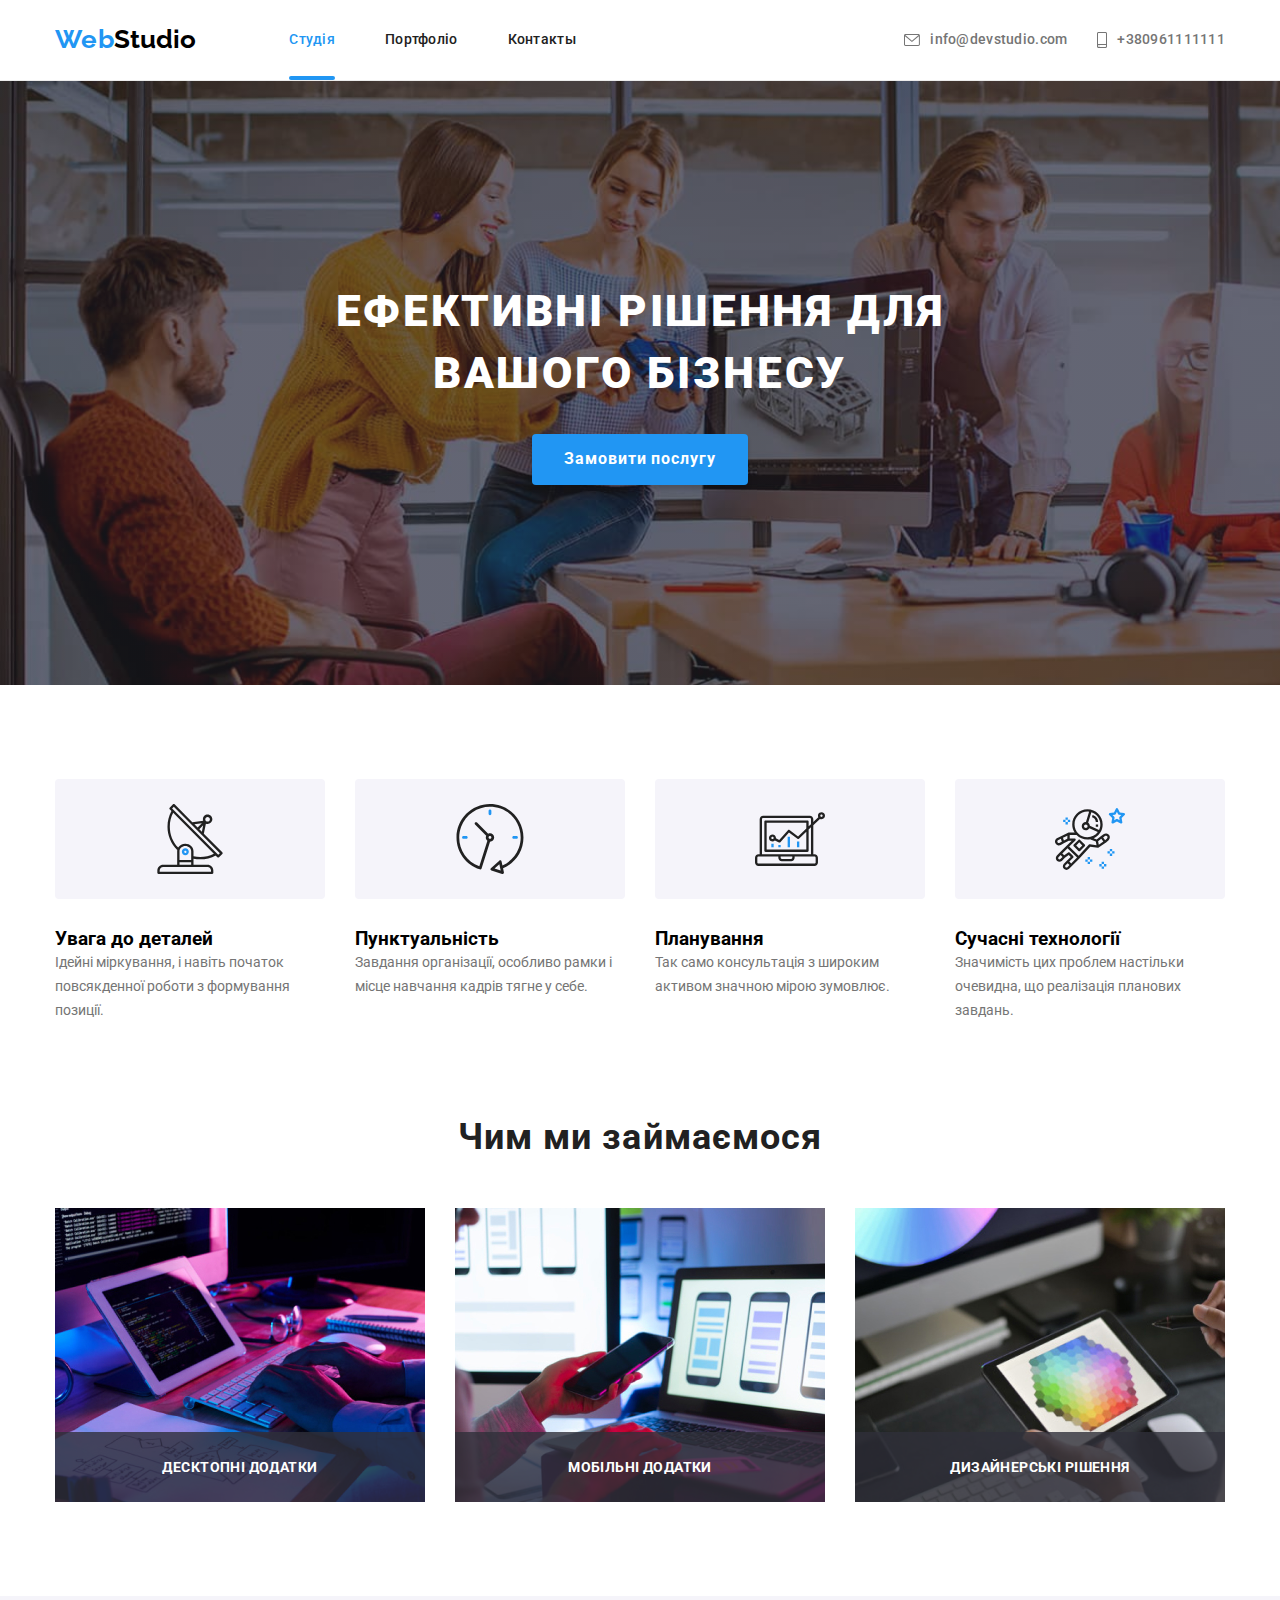
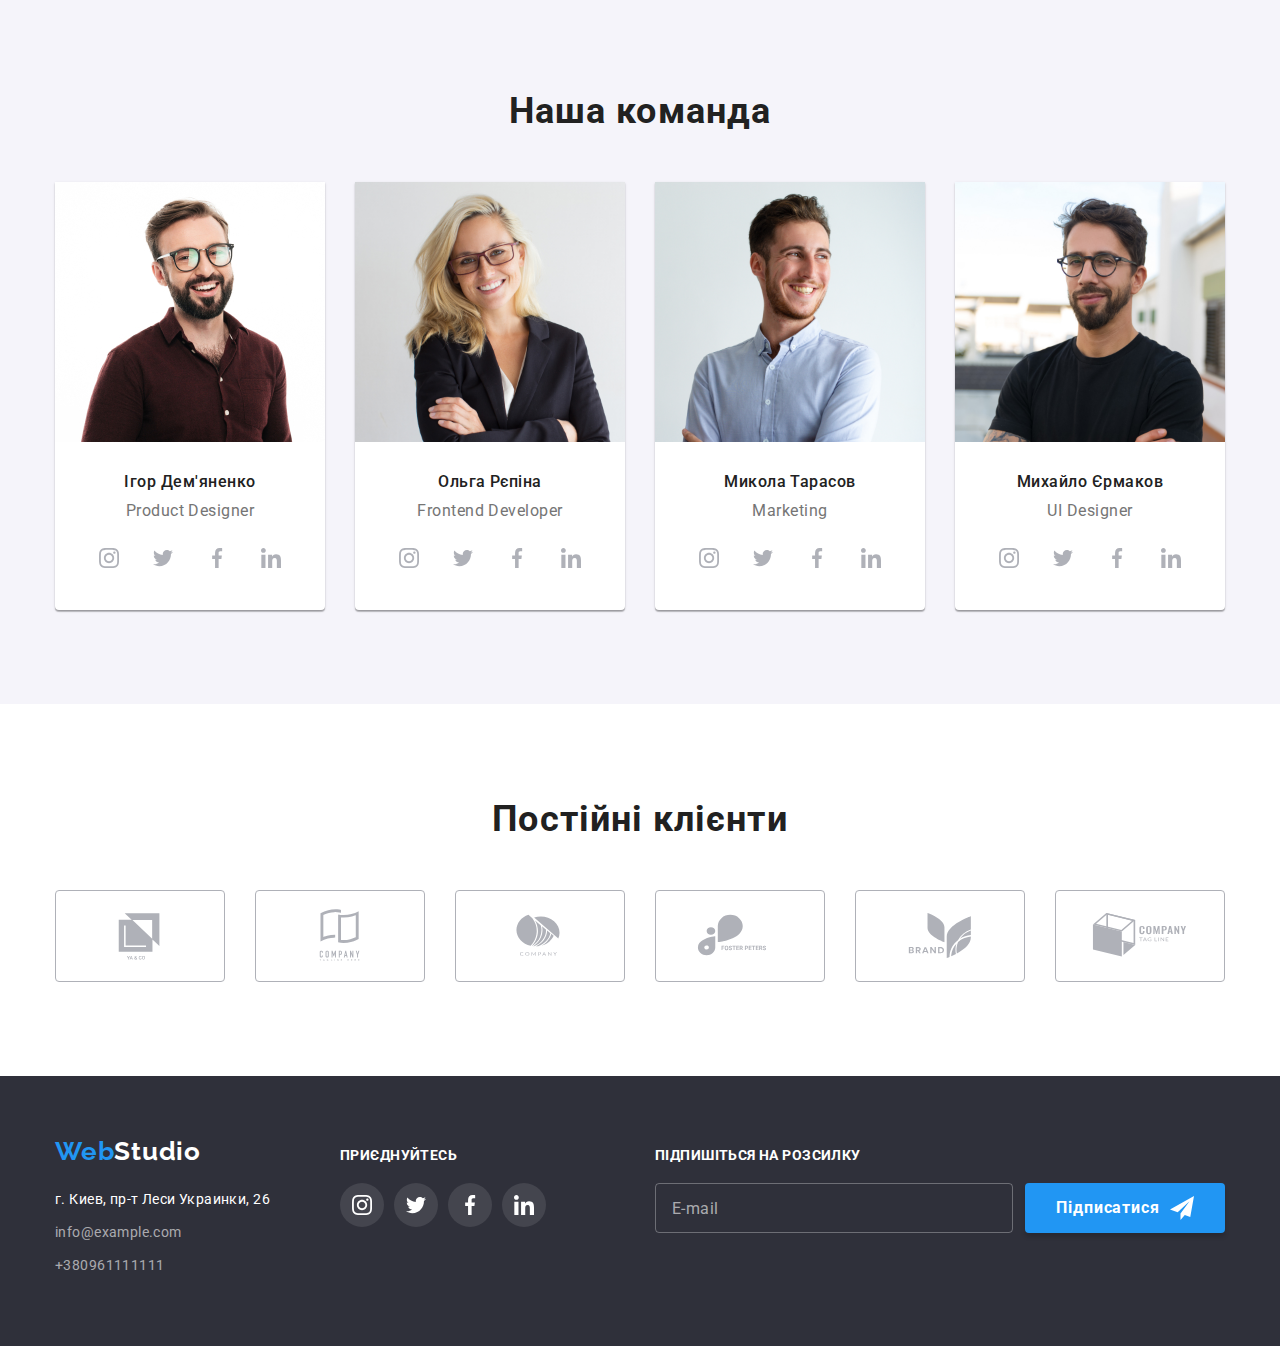
<file: index.html>
<!DOCTYPE html>
<html lang="ru">
<head>
    <meta charset="UTF-8" />
    <meta http-equiv="X-UA-Compatible" content="IE=edge" />
    <meta name="viewport" content="width=device-width, initial-scale=1.0" />
    <title>Document</title>
    <link rel="preconnect" href="https://fonts.googleapis.com" />
    <link rel="preconnect" href="https://fonts.gstatic.com" crossorigin />
    <link
        href="https://fonts.googleapis.com/css2?family=Raleway:wght@700&family=Roboto:wght@400;500;700;900&display=swap"
        rel="stylesheet" />
    <link rel="stylesheet"
        href="https://cdnjs.cloudflare.com/ajax/libs/modern-normalize/1.1.0/modern-normalize.min.css">
    <link rel="stylesheet" href="https://cdnjs.cloudflare.com/ajax/libs/animate.css/4.1.1/animate.min.css" />
    <link rel="stylesheet" href="./css/styles.css" />
    <link rel="stylesheet" href="./css/main.min.css" />
</head>
<body>
    <!--header-->
    <header class="page-header">
        <div class="container header-container">
            <a href="./index.html" lang="en"><span class="logo page-header__logo">Web</span><span
                    class="logo__studio">Studio</span></a>
            <nav class="navigation">
                <ul class="navigation__list list">
                    <li class="navigation__item">
                        <a href="./index.html" class="current link">Студія</a>
                    </li>
                    <li class="navigation__item">
                            <a href=" ./portfolio.html" class="link">Портфоліо</a>
                    </li>
                    <li class="navigation__item">
                            <a href="" class=" link">Контакты</a>
                    </li>
                </ul>
            </nav>
            <ul class="contacts-list list">
                <li class="navigation__item">
                        <a href=" mailto:info@devstudio.com" class="list-contacts__link">
                    <svg class="contact__item-icon" width="16px" height="12px">
                        <use href="./images/icons.svg#icon-envelope"></use>
                    </svg>
                    info@devstudio.com</a>
                </li>
                <li class="navigation__item">
                        <a href="tel:+380961111111" class="list-contacts__link">
                    <svg class="contact__item-icon" width="10px" height="16px">
                        <use href="./images/icons.svg#icon-smartphone"></use>
                    </svg>+380961111111</a>
                </li>
            </ul>
        </div>
    </header>
    <main>
        <section class="hero">
            <div class="conteiner">
                <h1 class="hero__title">Ефективні рішення для <br /> вашого бізнесу</h1>
                <button type="button" class="hero__btn btn" data-modal-open>Замовити послугу</button>
            </div>
        </section>

        <!--benefits-->

        <section class="section-benefits section">
            <div class="container">
                <ul class="benefits__list list">
                    <li class="benefits__item">
                        <div class="benefits__frame">
                            <svg class="benefits__icon" width="70" height="70">
                                <use href="./images/icons.svg#icon-antenna">
                                </use>
                            </svg>
                        </div>
                        <h3 class="benefits__item-titel">Увага до деталей</h3>
                        <p class="benefits__item-text">
                            Ідейні міркування, і навіть початок повсякденної роботи з
                            формування позиції.
                        </p>
                    </li>
                    <li class="benefits__item">
                        <div class="benefits__frame">
                            <svg class="benefits__icon" width="70" height="70">
                                <use href="./images/icons.svg#icon-clock">
                                </use>
                            </svg>
                        </div>
                        <h3 class="benefits__item-titel">Пунктуальність</h3>
                        <p class="benefits__item-text">
                            Завдання організації, особливо рамки і місце навчання кадрів тягне
                            у себе.
                        </p>
                    </li>
                    <li class="benefits__item">
                        <div class="benefits__frame">
                            <svg class="benefits__icon" width="70" height="70">
                                <use href="./images/icons.svg#icon-diagram">
                                </use>
                            </svg>
                        </div>
                        <h3 class="benefits__item-titel">Планування</h3>
                        <p class="benefits__item-text">
                            Так само консультація з широким активом значною мірою зумовлює.
                        </p>
                    </li>
                    <li class="benefits__item">
                        <div class="benefits__frame">
                            <svg class="benefits__icon" width="70" height="70">
                                <use href="./images/icons.svg#icon-astronaut">
                                </use>
                            </svg>
                        </div>
                        <h3 class="benefits__item-titel">Сучасні технології</h3>
                        <p class="benefits__item-text">
                            Значимість цих проблем настільки очевидна, що реалізація планових
                            завдань.
                        </p>
                    </li>
                </ul>
            </div>
        </section>

        <!--about-->

        <section class="about-section section">
            <div class="container">
                <h2 class="about__title title">Чим ми займаємося</h2>
                <ul class="about__list list">
                    <li class="about__item">
                        <img src="./images/photo-1.jpg" alt="фото1" width="370" />
                        <div class="about__img">
                            <p class="about__txt">Десктопні додатки</p>
                        </div>
                    </li>
                    <li class="about__item">
                        <img src="./images/photo-2.jpg" alt="фото2" width="370" />
                        <div class="about__img">
                            <p class="about__txt">Мобільні додатки</p>
                        </div>
                    </li>
                    <li class="about__item">
                        <img src="./images/photo-3.jpg" alt="фото3" width="370" />
                        <div class="about__img">
                            <p class="about__txt">Дизайнерські рішення</p>
                        </div>
                    </li>
                </ul>
            </div>
        </section>

        <!--team-->
        <section class="team section">
            <div class="container">
                <h2 class="team__title">Наша команда</h2>
                <ul class="team__social list">
                    <li class="team__list">
                        <img src="./images/employee1.jpg" alt="сотрудник1" width="270" />
                        <div class="team__border">
                            <h3 class="team__name">Ігор Дем'яненко</h3>
                            <p lang="en" class="team__profession">Product Designer</p>
                            <ul class="team__soc-network list">
                                <li class="team__soc-iteam">
                                    <a href="" class="team__soc-link link">
                                        <svg class="team__soc-icon" width="20" height="20">
                                            <use href="./images/icons.svg#icon-instagram">
                                            </use>
                                        </svg>
                                    </a>
                                </li>
                                <li class="team__soc-iteam">
                                    <a href="" class="team__soc-link link">
                                        <svg class="team__soc-icon" width="20" height="20">
                                            <use href="./images/icons.svg#icon-twitter">
                                            </use>
                                        </svg>
                                    </a>
                                </li>
                                <li class="team__soc-iteam">
                                    <a href="" class="team__soc-link link">
                                        <svg class="team__soc-icon" width="20" height="20">
                                            <use href="./images/icons.svg#icon-facebook">
                                            </use>
                                        </svg>
                                    </a>
                                </li>
                                <li class="team__soc-iteam">
                                    <a href="" class="team__soc-link link">
                                        <svg class="team__soc-icon" width="20" height="20">
                                            <use href="./images/icons.svg#icon-linkedin">
                                            </use>
                                        </svg>
                                    </a>
                                </li>
                            </ul>
                        </div>
                    </li>

                    <li class="team__list">
                        <img src="./images/employee2.jpg" alt="сотрудник2" width="270" />
                        <div class="team__border">
                            <h3 class="team__name">Ольга Рєпіна</h3>
                            <p lang="en" class="team__profession">Frontend Developer</p>
                            <ul class="team__soc-network list">
                                <li class="team__soc-iteam">
                                    <a href="" class="team__soc-link link">
                                        <svg class="team__soc-icon" width="20" height="20">
                                            <use href="./images/icons.svg#icon-instagram">
                                            </use>
                                        </svg>
                                    </a>
                                </li>
                                <li class="team__soc-iteam">
                                    <a href="" class="team__soc-link link">
                                        <svg class="team__soc-icon" width="20" height="20">
                                            <use href="./images/icons.svg#icon-twitter">
                                            </use>
                                        </svg>
                                    </a>
                                </li>
                                <li class="team__soc-iteam">
                                    <a href="" class="team__soc-link link">
                                        <svg class="team__soc-icon" width="20" height="20">
                                            <use href="./images/icons.svg#icon-facebook">
                                            </use>
                                        </svg>
                                    </a>
                                </li>
                                <li class="team__soc-iteam">
                                    <a href="" class="team__soc-link link">
                                        <svg class="team__soc-icon" width="20" height="20">
                                            <use href="./images/icons.svg#icon-linkedin">
                                            </use>
                                        </svg>
                                    </a>
                                </li>
                            </ul>
                        </div>
                    </li>
                    <li class="team__list">
                        <img src="./images/employee3.jpg" alt="сотрудник3" width="270" />
                        <div class="team__border">
                            <h3 class="team__name">Микола Тарасов</h3>
                            <p lang="en" class="team__profession">Marketing</p>
                            <ul class="team__soc-network list">
                                <li class="team__soc-iteam">
                                    <a href="" class="team__soc-link link">
                                        <svg class="team__soc-icon" width="20" height="20">
                                            <use href="./images/icons.svg#icon-instagram">
                                            </use>
                                        </svg>
                                    </a>
                                </li>
                                <li class="team__soc-iteam">
                                    <a href="" class="team__soc-link link">
                                        <svg class="team__soc-icon" width="20" height="20">
                                            <use href="./images/icons.svg#icon-twitter">
                                            </use>
                                        </svg>
                                    </a>
                                </li>
                                <li class="team__soc-iteam">
                                    <a href="" class="team__soc-link link">
                                        <svg class="team__soc-icon" width="20" height="20">
                                            <use href="./images/icons.svg#icon-facebook">
                                            </use>
                                        </svg>
                                    </a>
                                </li>
                                <li class="team__soc-iteam">
                                    <a href="" class="team__soc-link link">
                                        <svg class="team__soc-icon" width="20" height="20">
                                            <use href="./images/icons.svg#icon-linkedin">
                                            </use>
                                        </svg>
                                    </a>
                                </li>
                            </ul>
                        </div>
                    </li>
                    <li class="team__list">
                        <img src="./images/employee4.jpg" alt="сотрудник4" width="270" />
                        <div class="team__border">
                            <h3 class="team__name">Михайло Єрмаков</h3>
                            <p lang="en" class="team__profession">UI Designer</p>
                            <ul class="team__soc-network list">
                                <li class="team__soc-iteam">
                                    <a href="" class="team__soc-link link">
                                        <svg class="team__soc-icon" width="20" height="20">
                                            <use href="./images/icons.svg#icon-instagram">
                                            </use>
                                        </svg>
                                    </a>
                                </li>
                                <li class="team__soc-iteam">
                                    <a href="" class="team__soc-link link">
                                        <svg class="team__soc-icon" width="20" height="20">
                                            <use href="./images/icons.svg#icon-twitter">
                                            </use>
                                        </svg>
                                    </a>
                                </li>
                                <li class="team__soc-iteam">
                                    <a href="" class="team__soc-link link">
                                        <svg class="team__soc-icon" width="20" height="20">
                                            <use href="./images/icons.svg#icon-facebook">
                                            </use>
                                        </svg>
                                    </a>
                                </li>
                                <li class="team__soc-iteam">
                                    <a href="" class="team__soc-link link">
                                        <svg class="team__soc-icon" width="20" height="20">
                                            <use href="./images/icons.svg#icon-linkedin">
                                            </use>
                                        </svg>
                                    </a>
                                </li>
                            </ul>
                        </div>
                    </li>
                </ul>
            </div>
        </section>
<!--clients-->
        <section class="clients section">
            <div class="container">
                <h2 class="clients__title">Постійні клієнти</h2>
                <ul class="clients__list list">
                    <li class="clients__item">
                        <a href="" class="clients__link">
                            <svg class="client__icon" width="106" height="60">
                                <use href="./images/icons.svg#icon-Logo1">
                                </use>
                            </svg>
                        </a>
                    </li>
                    <li class="clients__item">
                        <a href="" class="clients__link">
                            <svg class="client__icon" width="106" height="60">
                                <use href="./images/icons.svg#icon-Logo2">
                                </use>
                            </svg>
                        </a>
                    </li>
                    <li class="clients__item">
                        <a href="" class="clients__link">
                            <svg class="client__icon" width="106" height="60">
                                <use href="./images/icons.svg#icon-Logo3">
                                </use>
                            </svg>
                        </a>
                    </li>
                    <li class="clients__item">
                        <a href="" class="clients__link">
                            <svg class="client__icon" width="106" height="60">
                                <use href="./images/icons.svg#icon-Logo4">
                                </use>
                            </svg>
                        </a>
                    </li>
                    <li class="clients__item">
                        <a href="" class="clients__link">
                            <svg class="client__icon" width="106" height="60">
                                <use href="./images/icons.svg#icon-Logo5">
                                </use>
                            </svg>
                        </a>
                    </li>
                    <li class="clients__item">
                        <a href="" class="clients__link">
                            <svg class="client__icon" width="106" height="60">
                                <use href="./images/icons.svg#icon-Logo6">
                                </use>
                            </svg>
                        </a>
                    </li>
                </ul>
            </div>
        </section>
    </main>
<!--footer-->
    <footer class="footer">
        <div class="footer-container container">
            <div class="footer-contacts">
                <a href="./index.html" class="logo link" lang="en">Web<span class="footer__logo">Studio</span></a>
                <address class="address">
                    <ul class="footer-list list">
                        <li class="footer__item">
                            <a href="https://bit.ly/3pXMvUd" target="_blank" rel="noopener noreferrer"
                                class="footer__address">г.
                                Киев, пр-т Леси Украинки, 26
                            </a>
                        </li>
                        <li class="footer__item">
                            <a href="mailto:info@devstudio.com" class="footer__email">info@example.com</a>
                        </li>
                        <li class="footer__item">
                            <a href="tel:+380961111111" class="footer__tel">+380961111111</a>
                        </li>
                    </ul>
                </address>
            </div>
            <div class="footer-soc">
                <p class="footer-text">приєднуйтесь</p>
                <ul class="footer-soc__list list">
                    <li class="footer-soc__item">
                        <a href="" class="footer-soc__link link">
                            <svg class="footer-soc__icon" width="20" height="20">
                                <use href="./images/icons.svg#icon-instagram">
                                </use>
                            </svg>
                        </a>
                    </li>
                    <li class="footer-soc__iteam">
                        <a href="" class="footer-soc__link link">
                            <svg class="footer-soc__icon" width="20" height="20">
                                <use href="./images/icons.svg#icon-twitter">
                                </use>
                            </svg>
                        </a>
                    </li>
                    <li class="footer-soc__iteam">
                        <a href="" class="footer-soc__link link">
                            <svg class="footer-soc__icon" width="20" height="20">
                                <use href="./images/icons.svg#icon-facebook">
                                </use>
                            </svg>
                        </a>
                    </li>
                    <li class="footer-soc__iteam">
                        <a href="" class="footer-soc__link link">
                            <svg class="footer-soc__icon" width="20" height="20">
                                <use href="./images/icons.svg#icon-linkedin">
                                </use>
                            </svg>
                        </a>
                    </li>
                </ul>
            </div>
            <div class="footer-box">
                <p class="footer-text">Підпишіться на розсилку</p>
                <form class="footer-form">
                    <input type="text" class="footer-form__input" placeholder="E-mail" name="email" id="email">
                    <button type="submit" class="footer__btn">
                        Підписатися
                        <svg class="footer-input__icon" width="24" height="24">
                            <use href="./images/icons.svg#icon-icon-send"></use>
                        </svg>
                    </button>
                   </form>
            </div>
        </div>
        
    </footer>
    <div class="backdrop is-hidden" data-modal>
        <div class="modal">
            <button type="button" class="modal-close__bth" data-modal-close>
                <svg class="close-modal__icon" width="11" height="11">
                    <use href="./images/icons.svg#icon-close-icon">
                    </use>
                </svg>
            </button>
            <p class="modal__title">Залиште свої дані, ми вам передзвонимо</p>
            <form class="modal-form">
                <div class="input-field">
                    <label for="user-name" class="input__title">Ім'я</label>
                    <div class="input-wrap">
                        <input type="text" class="form__input" name="user-name" required id="user-name" />
                        <svg class="input__icon" width="18" height="18">
                            <use href="./images/icons.svg#icon-person-black"></use>
                        </svg>
                    </div>
                </div>
                <div class="input-field">
                    <label for="user-tel" class="input__title">Телефон</label>
                    <div class="input-wrap">
                        <input id="user-tel" type="tel" class="form__input" name="user-phone" required value="" />
                        <svg class="input__icon" width="18" height="18">
                            <use href="./images/icons.svg#icon-phone-black"></use>
                        </svg>
                    </div>
                </div>
                <div class="input-field">
                    <label for="user-email" class="input__title">Пошта</label>
                    <div class="input-wrap">
                        <input id="user-email" type="email" class="form__input" name="user-email" required />
                        <svg class="input__icon" width="18" height="18">
                            <use href="./images/icons.svg#icon-email-black"></use>
                        </svg>
                    </div>
                </div>
                <div class="modal-field__comment">
                    <label for="user-comment" class="input__title">Коментар</label>
                    <textarea name="user-comments" id="user-comment" class="modal__comment"
                        placeholder="Введіть текст"></textarea>
                </div>
                <div class="check-box">
                    <input type="checkbox" name="conditions" id="conditions" class="form-check visually-hidden">
                    <label for="conditions" class="form-text__conditions">
                        <span>
                            <svg class="check__icon" width="16" height="15">
                                <use href="./images/icons.svg#icon-check"></use>
                            </svg>
                        </span>
                        Погоджуюся з розсилкою та приймаю &nbsp;
                        <a href="" class="form-text__link">Умови договору</a>
                    </label>
                </div>
                <button class="form__button" type="submit">Відправити</button>
            </form>
        </div>
    </div>
    <script src="./js/modal.js"></script>
</body>

</html>
</file>
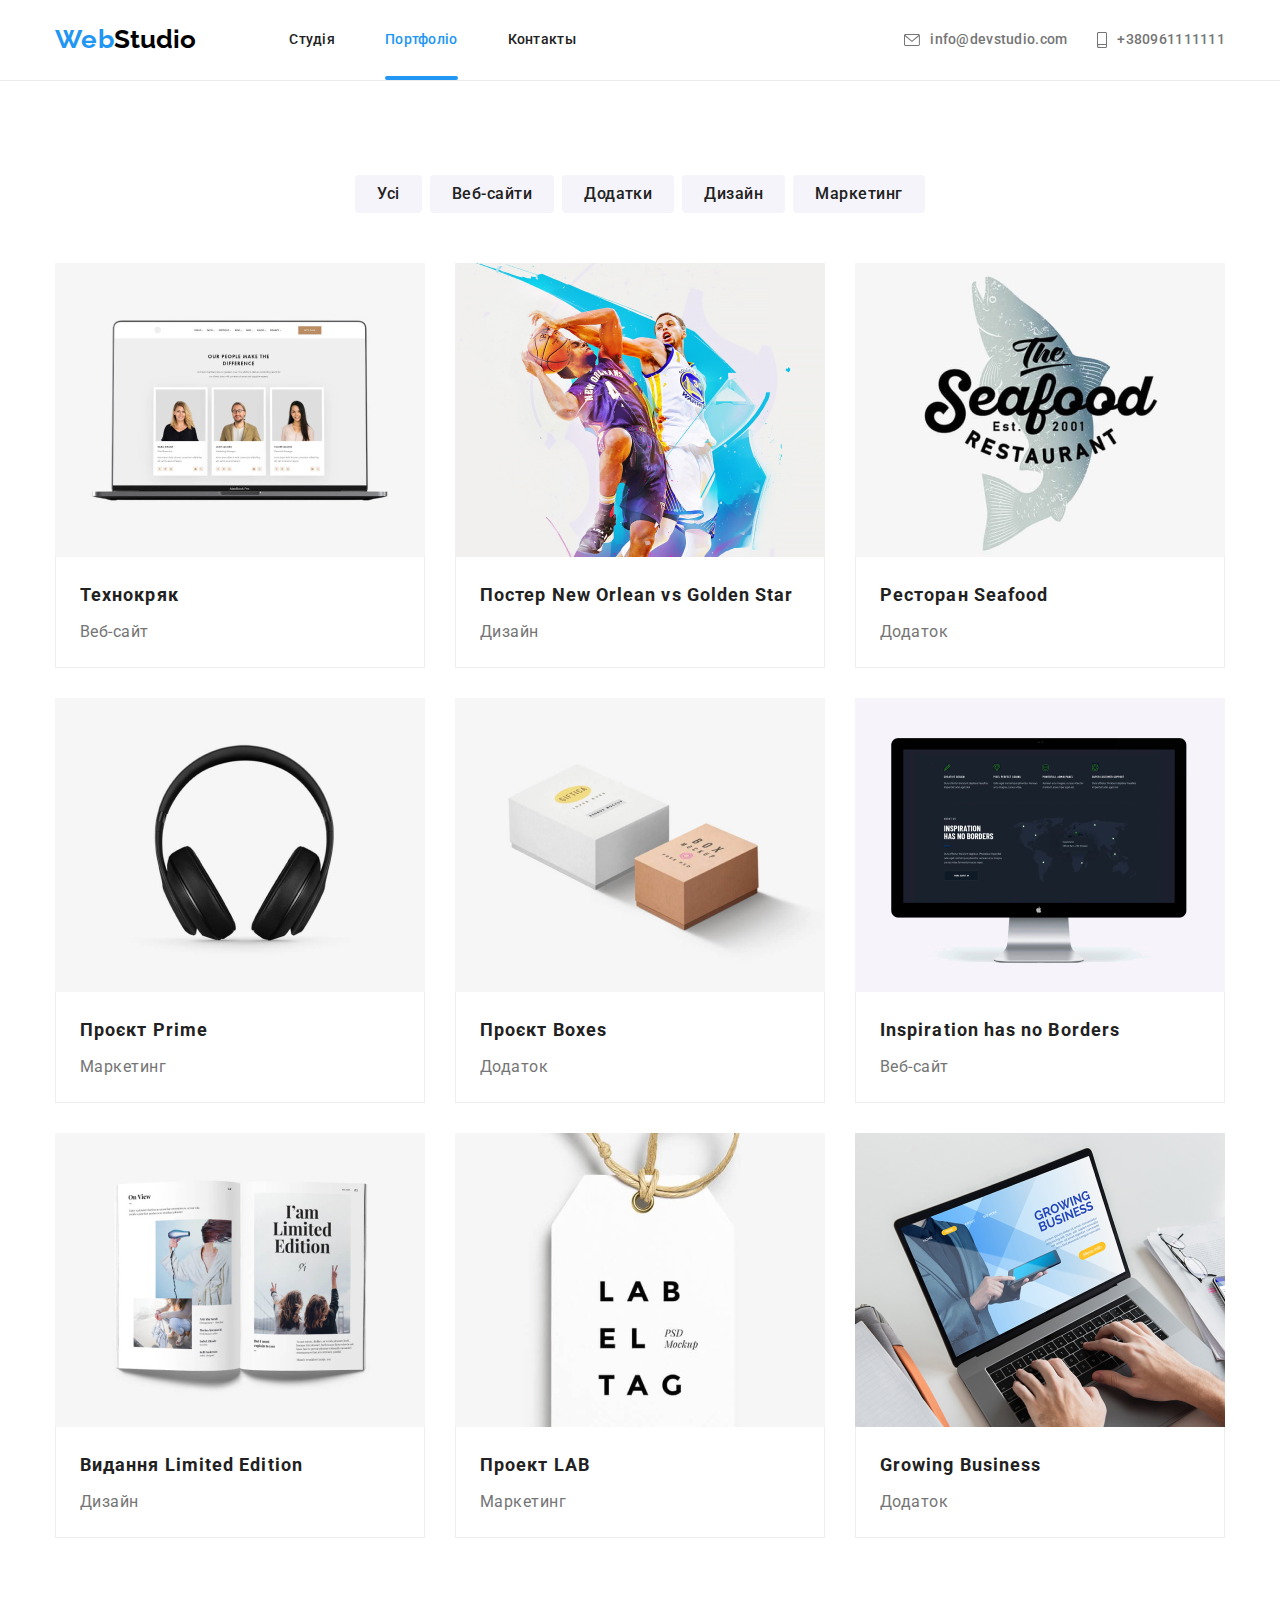
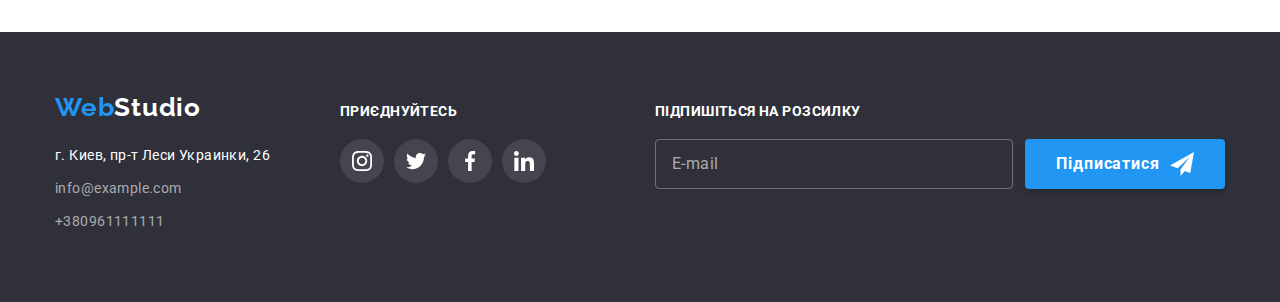
<file: portfolio.html>
<!DOCTYPE html>
<html lang="ru">

<head>
    <meta charset="UTF-8" />
    <meta http-equiv="X-UA-Compatible" content="IE=edge" />
    <meta name="viewport" content="width=device-width, initial-scale=1.0" />
    <title>Document</title>
    <link rel="preconnect" href="https://fonts.googleapis.com" />
    <link rel="preconnect" href="https://fonts.gstatic.com" crossorigin />
    <link
        href="https://fonts.googleapis.com/css2?family=Raleway:wght@700&family=Roboto:wght@400;500;700;900&display=swap"
        rel="stylesheet" />
    <link rel="stylesheet"
        href="https://cdnjs.cloudflare.com/ajax/libs/modern-normalize/1.1.0/modern-normalize.min.css">
    <link rel="stylesheet" href="https://cdnjs.cloudflare.com/ajax/libs/animate.css/4.1.1/animate.min.css" />
    <link rel="stylesheet" href="./css/styles.css" />
    <link rel="stylesheet" href="./css/main.min.css" />
</head>

<body>
    <!--header-->
    <header class="page-header">
        <div class="container header-container">
            <a href="./index.html" lang="en"><span class="logo page-header__logo">Web</span><span
                    class="logo__studio">Studio</span></a>
            <nav class="navigation">
                <ul class="navigation__list list">
                    <li class="navigation__item">
                        <a href="./index.html" class="link">Студія</a>
                    </li>
                    <li class="navigation__item">
                        <a href=" ./portfolio.html" class="current link">Портфоліо</a>
                    </li>
                    <li class="navigation__item">
                        <a href="" class=" link">Контакты</a>
                    </li>
                </ul>
            </nav>
            <ul class="contacts-list list">
                <li class="navigation__item">
                    <a href=" mailto:info@devstudio.com" class="list-contacts__link">
                        <svg class="contact__item-icon" width="16px" height="12px">
                            <use href="./images/icons.svg#icon-envelope"></use>
                        </svg>
                        info@devstudio.com</a>
                </li>
                <li class="navigation__item">
                    <a href="tel:+380961111111" class="list-contacts__link">
                        <svg class="contact__item-icon" width="10px" height="16px">
                            <use href="./images/icons.svg#icon-smartphone"></use>
                        </svg>+380961111111</a>
                </li>
            </ul>
        </div>
    </header>
    <main>
        <section class="portfolio section">
            <h1 hidden>Gallery</h1>
            <div class="container">
                <ul class="btn__list">
                    <li class="btn__item list">
                        <button type="button" class="button__portfolio ">Усі</button>
                    </li>
                    <li class="btn__item list">
                        <button type="button" class="button__portfolio">Веб-сайти</button>
                    </li>
                    <li class="btn__item list">
                        <button type="button" class="button__portfolio">Додатки</button>
                    </li>
                    <li class="btn__item list">
                        <button type="button" class="button__portfolio">Дизайн</button>
                    </li>
                    <li class="btn__item list">
                        <button type="button" class="button__portfolio">Маркетинг</button>
                    </li>
                </ul>
                <h2 class="visually-hidden">Gallery</h2>
                <ul class="gallery__list list">
                    <li class="gallery__item">
                        <div class="gallery-wrap">
                            <img src="./images/photo4.jpg" alt="web-site" width="370" height="294" />
                            <div class="text-card">
                                <p class="text-card__txt">
                                    Ресурс пропонує комплексні пропозиції з різним рівнем функціоналу та сервісів. Все
                                    це дозволить
                                    відвідувачу отримати
                                    вичерпні відомості про компанію чи приватну особу.
                                </p>
                            </div>
                        </div>
                        <div class="gallery-item__text">
                            <h3 class="gallery__title">Технокряк</h3>
                            <p class="gallery__text">Веб-сайт</p>
                        </div>
                    </li>
                    <li class="gallery__item">
                        <div class="gallery-wrap">
                            <img src="./images/photo5.jpg" alt="design" width="370" height="294" />
                            <div class="text-card">
                                <p class="text-card__txt">
                                    Ресурс пропонує комплексні пропозиції з різним рівнем функціоналу та сервісів. Все
                                    це дозволить
                                    відвідувачу отримати
                                    вичерпні відомості про компанію чи приватну особу.
                                </p>
                            </div>
                        </div>
                        <div class="gallery-item__text">
                            <h3 class="gallery__title">Постер New Orlean vs Golden Star</h3>
                            <p class="gallery__text">Дизайн</p>
                        </div>
                    </li>
                    <li class="gallery__item">
                        <div class="gallery-wrap">
                            <img src="./images/photo6.jpg" alt="restaurant-seafood" width="370" height="294" />
                            <div class="text-card">
                                <p class="text-card__txt">
                                    Ресурс пропонує комплексні пропозиції з різним рівнем функціоналу та сервісів. Все
                                    це дозволить
                                    відвідувачу отримати
                                    вичерпні відомості про компанію чи приватну особу.
                                </p>
                            </div>
                        </div>
                        <div class="gallery-item__text">
                            <h3 class="gallery__title">Ресторан Seafood</h3>
                            <p class="gallery__text">Додаток</p>
                        </div>
                    </li>
                    <li class="gallery__item">
                        <div class="gallery-wrap">
                            <img src="./images/photo7.jpg" alt="project-prime" width="370" height="294" />
                            <div class="text-card">
                                <p class="text-card__txt">
                                    Ресурс пропонує комплексні пропозиції з різним рівнем функціоналу та сервісів. Все
                                    це дозволить
                                    відвідувачу отримати
                                    вичерпні відомості про компанію чи приватну особу.
                                </p>
                            </div>
                        </div>
                        <div class="gallery-item__text">
                            <h3 class="gallery__title">Проєкт Prime</h3>
                            <p class="gallery__text">Маркетинг</p>
                        </div>
                    </li>
                    <li class="gallery__item">
                        <div class="gallery-wrap">
                            <img src="./images/photo8.jpg" alt="project-boxes" width="370" height="294" />
                            <div class="text-card">
                                <p class="text-card__txt">
                                    Ресурс пропонує комплексні пропозиції з різним рівнем функціоналу та сервісів. Все
                                    це дозволить
                                    відвідувачу отримати
                                    вичерпні відомості про компанію чи приватну особу.
                                </p>
                            </div>
                        </div>
                        <div class="gallery-item__text">
                            <h3 class="gallery__title">Проєкт Boxes</h3>
                            <p class="gallery__text">Додаток</p>
                        </div>
                    </li>
                    <li class="gallery__item">
                        <div class="gallery-wrap">
                            <img src="./images/photo9.jpg" alt="inspiration" width="370" height="294" />
                            <div class="text-card">
                                <p class="text-card__txt">
                                    Ресурс пропонує комплексні пропозиції з різним рівнем функціоналу та сервісів. Все
                                    це дозволить
                                    відвідувачу отримати
                                    вичерпні відомості про компанію чи приватну особу.
                                </p>
                            </div>
                        </div>
                        <div class="gallery-item__text">
                            <h2 class="gallery__title">Inspiration has no Borders</h2>
                            <p class="gallery__text">Веб-сайт</p>
                        </div>
                    </li>
                    <li class="gallery__item">
                        <div class="gallery-wrap">
                            <img src="./images/photo10.jpg" alt="limited-edition" width="370" height="294" />
                            <div class="text-card">
                                <p class="text-card__txt">
                                    Ресурс пропонує комплексні пропозиції з різним рівнем функціоналу та сервісів. Все
                                    це дозволить
                                    відвідувачу отримати
                                    вичерпні відомості про компанію чи приватну особу.
                                </p>
                            </div>
                        </div>
                        <div class="gallery-item__text">
                            <h2 class="gallery__title">Видання Limited Edition</h2>
                            <p class="gallery__text">Дизайн</p>
                        </div>
                    </li>
                    <li class="gallery__item">
                        <div class="gallery-wrap">
                            <img src="./images/photo11.jpg" alt="project-lab" width="370" height="294" />
                            <div class="text-card">
                                <p class="text-card__txt">
                                    Ресурс пропонує комплексні пропозиції з різним рівнем функціоналу та сервісів. Все
                                    це дозволить
                                    відвідувачу отримати
                                    вичерпні відомості про компанію чи приватну особу.
                                </p>
                            </div>
                        </div>
                        <div class="gallery-item__text">
                            <h2 class="gallery__title">Проект LAB</h2>
                            <p class="gallery__text">Маркетинг</p>
                        </div>
                    </li>
                    <li class="gallery__item">
                        <div class="gallery-wrap">
                            <img src="./images/photo12.jpg" alt="growing-business" width="370" height="294" />
                            <div class="text-card">
                                <p class="text-card__txt">
                                    Ресурс пропонує комплексні пропозиції з різним рівнем функціоналу та сервісів. Все
                                    це дозволить
                                    відвідувачу отримати
                                    вичерпні відомості про компанію чи приватну особу.
                                </p>
                            </div>
                        </div>
                        <div class="gallery-item__text">
                            <h2 class="gallery__title">Growing Business</h2>
                            <p class="gallery__text">Додаток</p>
                        </div>
                    </li>
                </ul>
            </div>
        </section>
    </main>
        <!--footer-->
    <footer class="footer">
        <div class="footer-container container">
            <div class="footer-contacts">
                <a href="./index.html" class="logo link" lang="en">Web<span class="footer__logo">Studio</span></a>
                <address class="address">
                    <ul class="footer-list list">
                        <li class="footer__item">
                            <a href="https://bit.ly/3pXMvUd" target="_blank" rel="noopener noreferrer"
                                class="footer__address">г.
                                Киев, пр-т Леси Украинки, 26
                            </a>
                        </li>
                        <li class="footer__item">
                            <a href="mailto:info@devstudio.com" class="footer__email">info@example.com</a>
                        </li>
                        <li class="footer__item">
                            <a href="tel:+380961111111" class="footer__tel">+380961111111</a>
                        </li>
                    </ul>
                </address>
            </div>
            <div class="footer-soc">
                <p class="footer-text">приєднуйтесь</p>
                <ul class="footer-soc__list list">
                    <li class="footer-soc__item">
                        <a href="" class="footer-soc__link link">
                            <svg class="footer-soc__icon" width="20" height="20">
                                <use href="./images/icons.svg#icon-instagram">
                                </use>
                            </svg>
                        </a>
                    </li>
                    <li class="footer-soc__iteam">
                        <a href="" class="footer-soc__link link">
                            <svg class="footer-soc__icon" width="20" height="20">
                                <use href="./images/icons.svg#icon-twitter">
                                </use>
                            </svg>
                        </a>
                    </li>
                    <li class="footer-soc__iteam">
                        <a href="" class="footer-soc__link link">
                            <svg class="footer-soc__icon" width="20" height="20">
                                <use href="./images/icons.svg#icon-facebook">
                                </use>
                            </svg>
                        </a>
                    </li>
                    <li class="footer-soc__iteam">
                        <a href="" class="footer-soc__link link">
                            <svg class="footer-soc__icon" width="20" height="20">
                                <use href="./images/icons.svg#icon-linkedin">
                                </use>
                            </svg>
                        </a>
                    </li>
                </ul>
            </div>
            <div class="footer-box">
                <p class="footer-text">Підпишіться на розсилку</p>
                <form class="footer-form">
                    <input type="text" class="footer-form__input" placeholder="E-mail" name="email" id="email">
                    <button type="submit" class="footer__btn">
                        Підписатися
                        <svg class="footer-input__icon" width="24" height="24">
                            <use href="./images/icons.svg#icon-icon-send"></use>
                        </svg>
                    </button>
                    </form>
            </div>
        </div>
  
    </footer>
    </body>
</html>
</file>
<file: css/styles.css>
/* header*/
  
  
  
  /*------- hero------------------*/
  
  
  
  /*---------button-----------*/
  
  
  

  
  /*-----button-portfolio-----*/
 

  
  
  /*-----benefits-- */
  
  
  
  
  /*---work--*/
  
  
  
  /*---------Team----------*/
  
  
  /*---------clients----------*/
  
  
  /*---------FOOTER----------*/
  
  
  
  /*---------modal----------*/
</file>
<file: css/main.min.css>
body{font-family:"Roboto",sans-serif;background:var(--primary-white-color)}.list{list-style-type:none;padding-left:0px;margin-top:0;margin-bottom:0}.section{padding-top:94px;padding-bottom:94px}.navigation .link.current,.navigation .link:active,.navigation .link:hover,.navigation .link:focus{color:var(--accent-text-color)}.list-contacts__link .contact__item-icon.current,.list-contacts__link .contact__item-icon:active,.list-contacts__link .contact__item-icon:hover,.list-contacts__link .contact__item-icon:focus{color:var(--accent-text-color)}p,h1,h2,h3,h4,h5,h6{margin:0}a{text-decoration:none}img{display:block;max-width:100%;height:auto}button{cursor:pointer}.visually-hidden{position:absolute;white-space:nowrap;width:1px;height:1px;overflow:hidden;border:0;padding:0;clip:rect(0 0 0 0);clip-path:inset(50%);margin:-1px}:root{--primary-text-color: #212121;--title-text-color: #757575;--accent-text-color: #2196f3;--primary-white-color: #ffffff;--second-color: #f6eaea;--second-color: #101010;--bth-color: #2196f3;--main-color: #e5e5e5}.container{width:1200px;margin-left:auto;margin-right:auto;padding-left:15px;padding-right:15px}.hero__btn{font-family:inherit;font-weight:700;font-size:16px;line-height:1.9;letter-spacing:.06em;padding:10px 32px;color:var(--primary-white-color);background-color:var(--bth-color);cursor:pointer;border:none;border-radius:4px;box-shadow:0px 4px 4px rgba(0,0,0,.15);transition-property:background-color;transition-duration:250ms;transition-timing-function:cubic-bezier(0.4, 0, 0.2, 1)}.hero__btn:hover,.hero__btn:focus{background-color:#188ce8}.btn__list{justify-content:center;display:flex;height:38px;margin-top:0;margin-bottom:50px;padding-left:0}.button__portfolio{font-family:inherit;font-weight:500;font-size:16px;line-height:1.625;letter-spacing:.03em;padding:6px 22px;margin-left:0;border-radius:4px;cursor:pointer;border:none;color:var(--primary-text-color);background-color:#f5f4fa;transition:background-color 250ms cubic-bezier(0.4, 0, 0.2, 1),color 250ms cubic-bezier(0.4, 0, 0.2, 1),box-shadow 250ms cubic-bezier(0.4, 0, 0.2, 1)}.button__portfolio:active,.button__portfolio:hover,.button__portfolio:focus{color:var(--primary-white-color);background-color:var(--bth-color);box-shadow:0px 3px 1px rgba(0,0,0,.1),0px 1px 2px rgba(0,0,0,.08),0px 2px 2px rgba(0,0,0,.12)}.btn__item:not(:last-child){margin-right:8px}.footer__btn{width:200px;height:50px;border:none;box-shadow:0px 4px 4px rgba(0,0,0,.15);border-radius:4px;color:var(--primary-white-color);background:#2196f3;display:flex;gap:10px;align-items:center;justify-content:center;font-weight:700;font-size:16px;line-height:1.875;letter-spacing:.06em;transition-property:background-color;transition-duration:250ms;transition-timing-function:cubic-bezier(0.4, 0, 0.2, 1)}.footer__btn:hover,.footer__btn:focus{background-color:#188ce8}.form__button{width:200px;height:50px;box-shadow:0px 4px 4px rgba(0,0,0,.15);border-radius:4px;border:none;display:block;margin:0 auto;font-family:inherit;font-weight:700;font-size:16px;line-height:30px;letter-spacing:.06em;color:var(--primary-white-color);background:#2196f3}.form__button:hover,.form__button:focus{background-color:#188ce8}.page-header{border-bottom:1px solid #ececec}.header-container{display:flex;align-items:center}.page-header__logo{font-family:"Raleway";font-style:normal;font-weight:700;font-size:26px;line-height:1.2;color:var(--accent-text-color)}.logo__studio{font-family:"Raleway";font-style:normal;font-weight:700;font-size:26px;line-height:1.2;color:#000}.navigation{display:flex;align-items:center}.navigation__list{display:flex;margin-left:93px}.navigation__list .navigation__item:not(:first-child){margin-right:0px;margin-left:50px}.navigation__list .link{display:block;padding-top:32px;padding-bottom:32px;font-weight:500;font-size:14px;line-height:1.1;letter-spacing:.02em;color:var(--primary-text-color);text-decoration:none}.contacts-list{display:flex;column-gap:30px;margin-left:auto}.list-contacts__link{font-weight:500;display:flex;align-items:center;padding-top:32px;padding-bottom:32px;font-size:14px;line-height:1.14;letter-spacing:.02em;color:var(--title-text-color);transition-property:color;transition-duration:250ms;transition-timing-function:cubic-bezier(0.4, 0, 0.2, 1)}.list-contacts__link:hover,.list-contacts__link:focus{color:#2196f3}.contact__item-icon{fill:currentColor;margin-right:10px;background-position:center;background-size:contain}.current{color:var(--accent-text-color);position:relative}.current::after{position:absolute;left:0;bottom:0;content:"";display:block;width:100%;height:4px;border-radius:2px;background:var(--accent-text-color)}.hero{background-color:var(--second-color);max-width:1600px;padding-top:200px;padding-bottom:200px;margin-left:auto;margin-right:auto;background-image:linear-gradient(rgba(47, 48, 58, 0.4), rgba(47, 48, 58, 0.4)),url(../images/fon.jpg);background-repeat:no-repeat;text-align:center;background-size:cover}.hero__title{font-weight:900;font-size:44px;line-height:1.4;letter-spacing:.06em;text-transform:uppercase;margin-top:0;margin-bottom:30px;color:var(--primary-white-color)}.hero .container{padding-top:200px;padding-bottom:200px}.benefits{background-color:#f5f5f5}.benefits__list{display:flex}.benefits__item:not(:last-child){margin-right:30px}.benefits__frame{display:flex;justify-content:center;align-items:center;width:270px;height:120px;margin-bottom:30px;background:#f5f4fa;border-radius:4px}.benefits__icon{display:flex}.benefits__item-title{font-weight:700;font-size:14px;line-height:1.1428571429;letter-spacing:.03em;text-transform:uppercase;margin-top:0;margin-bottom:10px;color:var(--primary-text-color)}.benefits__item-text{font-family:"Roboto";font-weight:400;font-size:14px;line-height:1.7142857143;margin-top:0;margin-bottom:0;color:var(--title-text-color)}.about-section{padding-top:0}.about__title{font-style:normal;font-weight:700;font-size:36px;line-height:1.1666666667;letter-spacing:.03em;text-align:center;margin-top:0;margin-bottom:50px;color:var(--primary-text-color)}.about__list{display:flex;align-items:center}.about__item{position:relative}.about__item:not(:last-child){margin-right:30px}.about__img{position:absolute;display:flex;justify-content:center;align-items:center;width:100%;height:70px;bottom:0px;background-color:rgba(47,48,58,.8)}.about__txt{font-weight:700;font-size:14px;line-height:1.1721428571;letter-spacing:.03em;text-transform:uppercase;color:var(--primary-white-color);margin:0}.team{background:#f5f4fa}.team__title{font-style:normal;font-weight:700;font-size:36px;line-height:1.1666666667;letter-spacing:.03em;text-align:center;margin-top:0;margin-bottom:50px;color:var(--primary-text-color)}.team__social{display:flex;column-gap:30px;justify-content:center;margin:0}.team__list{background:#fff;box-shadow:0px 1px 3px rgba(0,0,0,.12),0px 1px 1px rgba(0,0,0,.14),0px 2px 1px rgba(0,0,0,.2);border-radius:0px 0px 4px 4px}.team__border{padding-top:30px;padding-bottom:30px}.team__name{font-weight:500;font-size:16px;line-height:1.1875;text-align:center;letter-spacing:.03em;color:var(--primary-text-color);margin-top:0;margin-bottom:10px}.team__profession{font-weight:400;font-size:16px;line-height:1.1875;text-align:center;letter-spacing:.03em;margin-top:0;margin-bottom:16px;color:var(--title-text-color)}.team__soc-network{display:flex;justify-content:center;gap:10px}.team__soc-link{width:44px;height:44px;border-radius:50%;background-color:var(--primary-white-color);display:flex;align-items:center;justify-content:center;transition-property:background-color;transition-duration:250ms;transition-timing-function:cubic-bezier(0.4, 0, 0.2, 1)}.team__soc-link:hover,.team__soc-link:focus{background-color:var(--bth-color)}.team__soc-icon{fill:#afb1b8;transition-property:fill;transition-duration:250ms;transition-timing-function:cubic-bezier(0.4, 0, 0.2, 1)}.team__soc-link:hover .team__soc-icon,.team__soc-link:focus .team__soc-icon{fill:var(--primary-white-color)}.clients__title{font-weight:700;font-size:36px;line-height:1.1666666667;letter-spacing:.03em;text-align:center;margin-top:0;margin-bottom:50px;color:var(--primary-text-color)}.clients__list{display:flex;align-items:center}.clients__item:not(:last-child){margin-right:30px}.clients__link{display:flex;width:170px;height:92px;color:#afb1b8;border:1px solid #afb1b8;border-radius:4px;justify-content:center;align-items:center;box-sizing:border-box;transition:color 250ms cubic-bezier(0.4, 0, 0.2, 1),border 250ms cubic-bezier(0.4, 0, 0.2, 1)}.clients__link:hover,.clients__link:focus{color:var(--bth-color);border:1px solid #2196f3}.client__icon{fill:#afb1b8;transition-property:fill;transition-duration:250ms;transition-timing-function:cubic-bezier(0.4, 0, 0.2, 1)}.clients__link:hover .client__icon,.clients__link:focus .client__icon{fill:var(--bth-color)}.footer{background:#2f303a;padding:60px 0}.footer-container{display:flex;align-items:baseline}.footer__item{margin-bottom:9px}.footer .logo{display:inline-block;margin-bottom:20px}.logo{font-family:"Raleway";font-style:normal;font-weight:700;font-size:26px;line-height:1.1923076923;letter-spacing:.03em;color:var(--accent-text-color)}.footer__logo{color:var(--primary-white-color)}.footer__address{font-family:"Roboto";font-style:normal;font-size:14px;line-height:1.7142857143;letter-spacing:.03em;padding:0;color:var(--primary-white-color)}.footer__email,.footer__tel{font-family:"Roboto";font-style:normal;display:block;font-size:14px;line-height:1.7142857143;letter-spacing:.03em;color:rgba(255,255,255,.6)}.footer-soc{flex-direction:column;align-items:baseline;margin-left:70px}.footer-text{display:flex;align-items:center;margin-top:0;margin-bottom:20px;font-weight:700;font-size:14px;line-height:1.1428571429;letter-spacing:.03em;text-transform:uppercase;color:var(--primary-white-color)}.footer-soc__list{display:flex;gap:10px}.footer-soc__link{width:44px;height:44px;border-radius:50%;background-color:rgba(255,255,255,.1);display:flex;align-items:center;justify-content:center;transition-property:background-color;transition-duration:250ms;transition-timing-function:cubic-bezier(0.4, 0, 0.2, 1)}.footer-soc__link:hover,.footer-soc__link:focus{background-color:var(--bth-color)}.footer-soc__icon{fill:var(--primary-white-color);transition-property:fill;transition-duration:250ms;transition-timing-function:cubic-bezier(0.4, 0, 0.2, 1)}.footer-soc__link:hover .footer-soc__icon,.footer-soc__link:focus .footer-soc__icon{fill:var(--primary-white-color)}.footer-box{margin-left:auto}.footer-form{display:flex;gap:12px}.footer-form__input{background-color:rgba(0,0,0,0);border:1px solid rgba(255,255,255,.3);border-radius:4px;width:358px;height:50px;cursor:pointer;padding:15px 0 15px 16px;color:rgba(255,255,255,.6);transition-property:border-color;transition-duration:250ms;transition-timing-function:cubic-bezier(0.4, 0, 0.2, 1)}.footer-form__input:hover,.footer-form__input:focus{border-color:var(--accent-text-color)}.footer-form__input:hover::placeholder,.footer-form__input:focus::placeholder{color:var(--accent-text-color)}.footer-form__input::placeholder{font-size:16px;line-height:1.25;letter-spacing:.03em;color:rgba(255,255,255,.6);transition-property:color;transition-duration:250ms;transition-timing-function:cubic-bezier(0.4, 0, 0.2, 1)}.footer-input__icon{fill:currentColor}.gallery__title{font-weight:700;font-size:18px;line-height:2;letter-spacing:.06em;color:var(--primary-text-color);margin-top:0px;margin-bottom:4px}.gallery__text{font-weight:400;font-size:16px;line-height:1.87;letter-spacing:.03em;color:var(--title-text-color);margin-top:0px;margin-bottom:0px}.gallery__item{flex-basis:calc((100% - 60px)/3);background:var(--primary-white-color);gap:30px;transition-property:box-shadow;transition-duration:250ms;transition-timing-function:cubic-bezier(0.4, 0, 0.2, 1)}.gallery__item:hover,.gallery__item:focus{box-shadow:0px 1px 1px rgba(0,0,0,.12),0px 4px 4px rgba(0,0,0,.06),1px 4px 6px rgba(0,0,0,.16)}.gallery__list{display:flex;flex-wrap:wrap;gap:30px}.gallery-item__text{padding:20px 24px 20px 24px;border:1px solid #eee;border-top:none}.gallery-wrap{position:relative;overflow:hidden}.text-card{position:absolute;padding:0px 24px;background-color:rgba(33,150,243,.9);display:flex;width:100%;height:100%;align-items:center;transform:translateY(100%);transition-property:transform;transition-duration:250ms;transition-timing-function:cubic-bezier(0.4, 0, 0.2, 1)}.gallery__item:hover .text-card{transform:translateY(-100%)}.text-card__txt{font-size:18px;line-height:1.5555555556;letter-spacing:.03em;margin:0;color:var(--primary-white-color)}.hero__btn{font-family:inherit;font-weight:700;font-size:16px;line-height:1.9;letter-spacing:.06em;padding:10px 32px;color:var(--primary-white-color);background-color:var(--bth-color);cursor:pointer;border:none;border-radius:4px;box-shadow:0px 4px 4px rgba(0,0,0,.15);transition-property:background-color;transition-duration:250ms;transition-timing-function:cubic-bezier(0.4, 0, 0.2, 1)}.hero__btn:hover,.hero__btn:focus{background-color:#188ce8}.btn__list{justify-content:center;display:flex;height:38px;margin-top:0;margin-bottom:50px;padding-left:0}.button__portfolio{font-family:inherit;font-weight:500;font-size:16px;line-height:1.625;letter-spacing:.03em;padding:6px 22px;margin-left:0;border-radius:4px;cursor:pointer;border:none;color:var(--primary-text-color);background-color:#f5f4fa;transition:background-color 250ms cubic-bezier(0.4, 0, 0.2, 1),color 250ms cubic-bezier(0.4, 0, 0.2, 1),box-shadow 250ms cubic-bezier(0.4, 0, 0.2, 1)}.button__portfolio:active,.button__portfolio:hover,.button__portfolio:focus{color:var(--primary-white-color);background-color:var(--bth-color);box-shadow:0px 3px 1px rgba(0,0,0,.1),0px 1px 2px rgba(0,0,0,.08),0px 2px 2px rgba(0,0,0,.12)}.btn__item:not(:last-child){margin-right:8px}.footer__btn{width:200px;height:50px;border:none;box-shadow:0px 4px 4px rgba(0,0,0,.15);border-radius:4px;color:var(--primary-white-color);background:#2196f3;display:flex;gap:10px;align-items:center;justify-content:center;font-weight:700;font-size:16px;line-height:1.875;letter-spacing:.06em;transition-property:background-color;transition-duration:250ms;transition-timing-function:cubic-bezier(0.4, 0, 0.2, 1)}.footer__btn:hover,.footer__btn:focus{background-color:#188ce8}.form__button{width:200px;height:50px;box-shadow:0px 4px 4px rgba(0,0,0,.15);border-radius:4px;border:none;display:block;margin:0 auto;font-family:inherit;font-weight:700;font-size:16px;line-height:30px;letter-spacing:.06em;color:var(--primary-white-color);background:#2196f3}.form__button:hover,.form__button:focus{background-color:#188ce8}.backdrop{position:fixed;top:0;height:100%;width:100%;background:rgba(0,0,0,.2);opacity:1;visibility:visible;transition:opacity 250ms cubic-bezier(0.4, 0, 0.2, 1),visibility cubic-bezier(0.4, 0, 0.2, 1) 250ms}.backdrop.is-hidden .modal{transform:translate(-50%, -50%) scale(0)}.is-hidden{opacity:0;visibility:hidden;pointer-events:none}.modal{position:absolute;width:528px;height:581px;background-color:var(--primary-white-color);border:1px solid #000;border-radius:5px;top:50%;left:50%;box-shadow:0px 1px 3px rgba(0,0,0,.12),0px 1px 1px rgba(0,0,0,.14),0px 2px 1px rgba(0,0,0,.2);transform:translate(-50%, -50%) scale(1);transition:transform 250ms cubic-bezier(0.4, 0, 0.2, 1);padding:40px}.modal-close__bth{position:absolute;top:8px;right:8px;width:30px;height:30px;display:flex;align-items:center;justify-content:center;border:1px solid rgba(0,0,0,.1);border-radius:50%;background-color:var(--primary-white-color);cursor:pointer;transition:fill 250ms cubic-bezier(0.4, 0, 0.2, 1)}.modal-close__bth:hover,.modal-close__bth:focus{fill:var(--bth-color)}.close-modal__icon{color:var(--primary-text-color)}.input-field{margin-bottom:10px}.modal-field__comment{margin-bottom:20px}.modal__title{display:block;text-align:center;font-weight:700;font-size:20px;line-height:1.15;letter-spacing:.03em;color:var(--primary-text-color);margin-bottom:12px}.input-wrap{position:relative;margin-bottom:10px}.input__title{display:block;font-weight:400;font-size:12px;line-height:1.1666666667;letter-spacing:.01em;color:var(--title-text-color);margin-bottom:4px}.form__input{width:100%;height:40px;padding-left:12px 42px;border:1px solid rgba(33,33,33,.2);border-radius:4px;padding-left:42px;outline:rgba(0,0,0,0);cursor:pointer;transition:border-color 250ms cubic-bezier(0.4, 0, 0.2, 1)}.form__input:hover,.form__input:focus{border-color:var(--bth-color)}.input__icon{position:absolute;top:50%;left:12px;transform:translateY(-50%);transition:fill 250ms cubic-bezier(0.4, 0, 0.2, 1)}.form__input:hover+.input__icon,.form__input:focus+.input__icon{fill:var(--bth-color)}.modal__comment{width:100%;height:120px;border:1px solid rgba(33,33,33,.2);border-radius:4px;resize:none;padding:12px 16px;margin-bottom:20px;outline:rgba(0,0,0,0);display:block;font-weight:400;font-size:12px;line-height:1.1666666667;letter-spacing:.01em;color:rgba(117,117,117,.5);transition:border-color 250ms cubic-bezier(0.4, 0, 0.2, 1)}.modal__commentt:hover,.modal__comment:focus{border-color:var(--bth-color)}.modal__comment::placeholder{font-weight:400;font-size:14px;line-height:1.14;letter-spacing:.01em;color:rgba(117,117,117,.5)}.check-box{margin-bottom:30px}.check__icon{fill:rgba(0,0,0,0)}.form-text__conditions{font-weight:400;font-size:14px;line-height:1.7142857143;letter-spacing:.03em;color:#757575;display:flex;align-items:center;justify-content:center}.form-check:checked+.form-text__conditions .check__icon{fill:var(--primary-white-color)}.form-text__conditions span{width:16px;height:15px;border:2px solid var(--primary-text-color);border-radius:2px;margin-right:9px;display:flex;align-items:center;justify-content:center}.form-text__conditions span{transition:border-color 250ms cubic-bezier(0.4, 0, 0.2, 1)}.form-check:checked+.form-text__conditions span{background-color:var(--bth-color);border:none}.form-check:focus+.form-text__conditions span{border-color:var(--bth-color)}.form-text__link{font-weight:400;font-size:14px;line-height:1.7142857143;letter-spacing:.03em;text-decoration-line:underline;color:var(--bth-color)}/*# sourceMappingURL=main.min.css.map */
</file>
